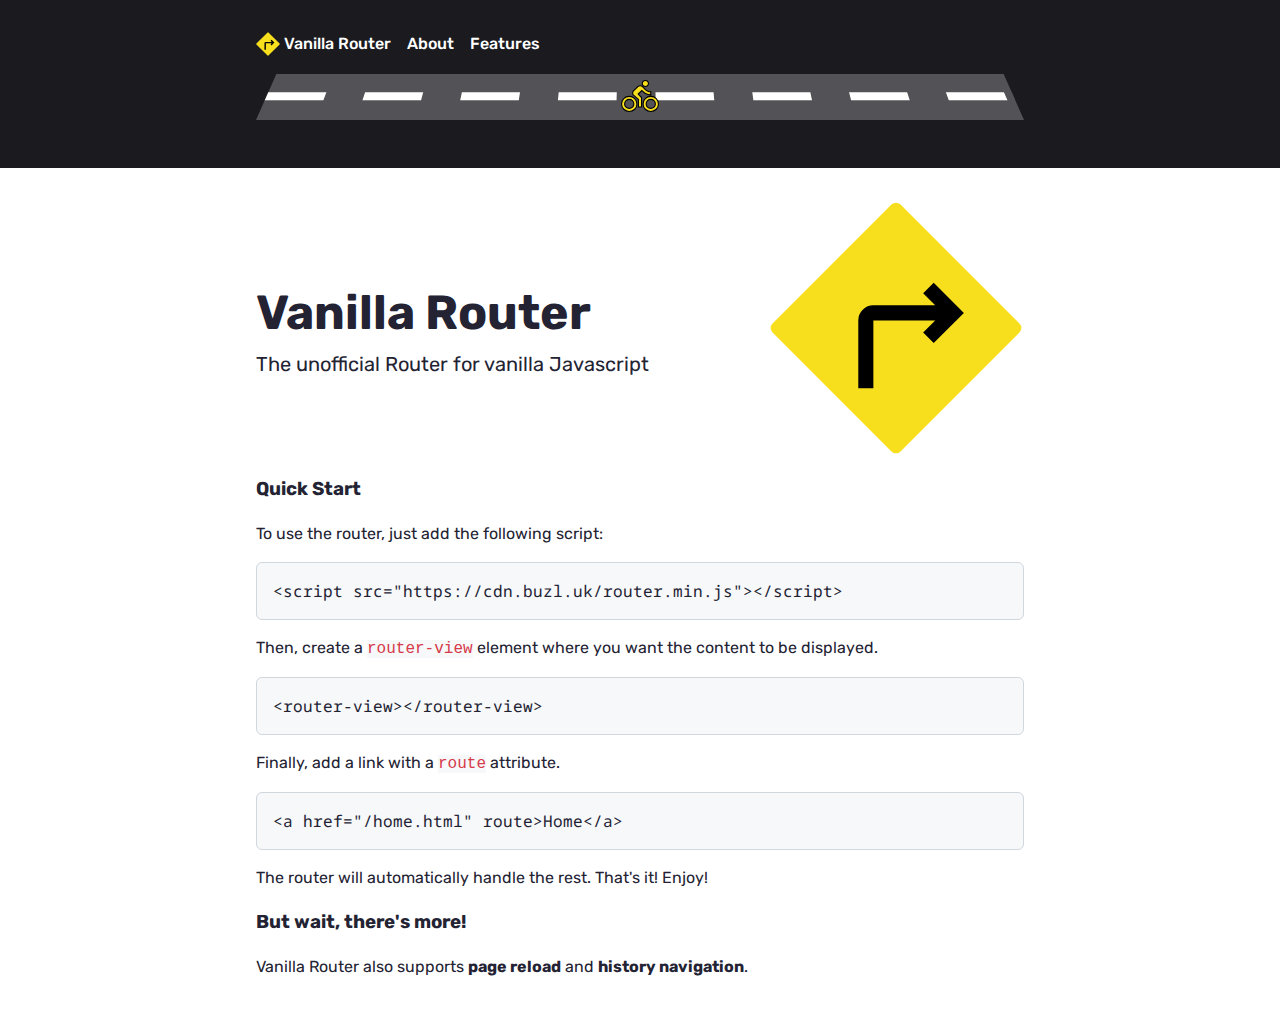
<file: docs/index.html>
<!doctype html>
<html lang="en">
    <head>
        <title>Vanilla Router</title>
        <meta
            name="viewport"
            content="width=device-width, initial-scale=1.0, maximum-scale=5"
        />
        <meta
            name="description"
            content="The unofficial Router for vanilla Javascript"
        />
        <link rel="stylesheet" href="styles.css" />
        <link rel="shortcut icon" type="image/svg+xml" href="favicon.svg" />
        <script src="router.js"></script>
    </head>

    <body>
        <nav>
            <div>
                <a class="logo" href="home" route>
                    <img src="favicon.svg" width="24" />
                    Vanilla Router
                </a>
                <a href="about" route>About</a>
                <a href="features" route>Features</a>
            </div>
            <div class="animation">
                <div class="road"></div>
                <img src="driver.svg" class="driver" />
            </div>
        </nav>
        <main>
            <router-view>
                <div class="frontmatter">
                    <div>
                        <h1>Vanilla Router</h1>
                        <p>The unofficial Router for vanilla Javascript</p>
                    </div>
                    <img src="favicon.svg" alt="Vanilla Router" width="256" />
                </div>
                <h3>Quick Start</h3>
                <p>To use the router, just add the following script:</p>
                <pre>
&lt;script src="https://cdn.buzl.uk/router.min.js"&gt;&lt;/script&gt;</pre
                >
                <p>
                    Then, create a <code>router-view</code> element where you
                    want the content to be displayed.
                </p>
                <pre>&lt;router-view&gt;&lt;/router-view&gt;</pre>
                <p>Finally, add a link with a <code>route</code> attribute.</p>
                <pre>&lt;a href="/home.html" route&gt;Home&lt;/a&gt;</pre>
                <p>
                    The router will automatically handle the rest. That's it!
                    Enjoy!
                </p>
                <h3>But wait, there's more!</h3>
                <p>
                    Vanilla Router also supports <b>page reload</b> and
                    <b>history navigation</b>.
                </p>
            </router-view>
        </main>
    </body>
</html>
</file>
<file: docs/styles.css>
@import url("https://fonts.googleapis.com/css2?family=Noto+Sans+Mono:wght@100..900&family=Rubik:ital,wght@0,300..900;1,300..900&display=swap");

:root {
    font-family: "Rubik", sans-serif;
    --color: #232333;
    --background-color: #fff;
    --width: 768px;
    --highlight-color: #f7df1e;
}

/* Global styles */
html {
    height: 100vh;
    width: 100vw;
    margin: 0;
}

body {
    margin: 0;
    color: var(--color);
    background-color: var(--background-color);
    line-height: 1.5;
    font-size: 1rem;
    text-align: left;
    word-wrap: break-word;
    text-rendering: optimizeLegibility;
}

main {
    margin: auto;
    max-width: var(--width);
    padding: 2rem;
}

nav {
    padding: 2rem;
    background-color: #1b1b1f;
    color: #fff;
}

nav div {
    display: flex;
    align-items: center;
    gap: 1rem;
    margin: auto;
    max-width: var(--width);
}

a {
    user-select: none;
}

nav a {
    color: inherit;
    text-decoration: none;
    font-weight: 500;
}

nav a:hover {
    color: var(--highlight-color);
}

section {
    background-color: #fff;
    margin: 1rem 0;
    padding: 1rem;
    border: 1px solid #d0d7de;
    border-radius: 0.25rem;
}

router-view {
    display: contents;
}

pre {
    font-family: "Noto Sans Mono", monospace;
    padding: 1rem;
    background-color: #f6f8fa;
    border: 1px solid #d0d7de;
    border-radius: 0.375rem;
    overflow-x: auto;
    user-select: all;
}

code {
    color: #d73a49;
    background-color: #f6f8fa;
}

.frontmatter {
    display: flex;
    flex-wrap: wrap-reverse;
    gap: 1rem;
    justify-content: center;
    align-items: center;
}

.frontmatter div {
    display: flex;
    flex-direction: column;
    flex: 1 1 auto;
}

.frontmatter h1 {
    font-size: 3rem;
    margin: 0;
}

.frontmatter p {
    font-size: 1.25rem;
    margin: 0;
}

.logo {
    display: flex;
    align-items: center;
    gap: 0.25rem;
}

.animation {
    display: flex;
    height: 48px;
    margin: 1rem 0;
    max-width: 100%;
    justify-content: center;
    align-items: center;
    position: relative;
}

.driver {
    height: 32px;
    z-index: 1;
}

.road {
    width: 100%;
    height: 56px;
    transform-style: preserve-3d;
    transform-origin: bottom;
    transform: perspective(500px) rotateX(30deg);
    position: absolute;
    bottom: 0;
    background-color: #525257;
    padding: 0;
}

.road::before {
    content: "";
    position: absolute;
    top: 50%;
    transform: translateY(-50%);
    left: 0;
    width: 100%;
    height: 10px;
    background: linear-gradient(
        90deg,
        #fff 0%,
        #fff 60%,
        #525257 60%,
        #525257 100%
    );
    background-size: 100px;
    animation: road 0.8s linear infinite;
}

@keyframes road {
    0% {
        background-position: 100px;
    }
    100% {
        background-position: 0;
    }
}
</file>
